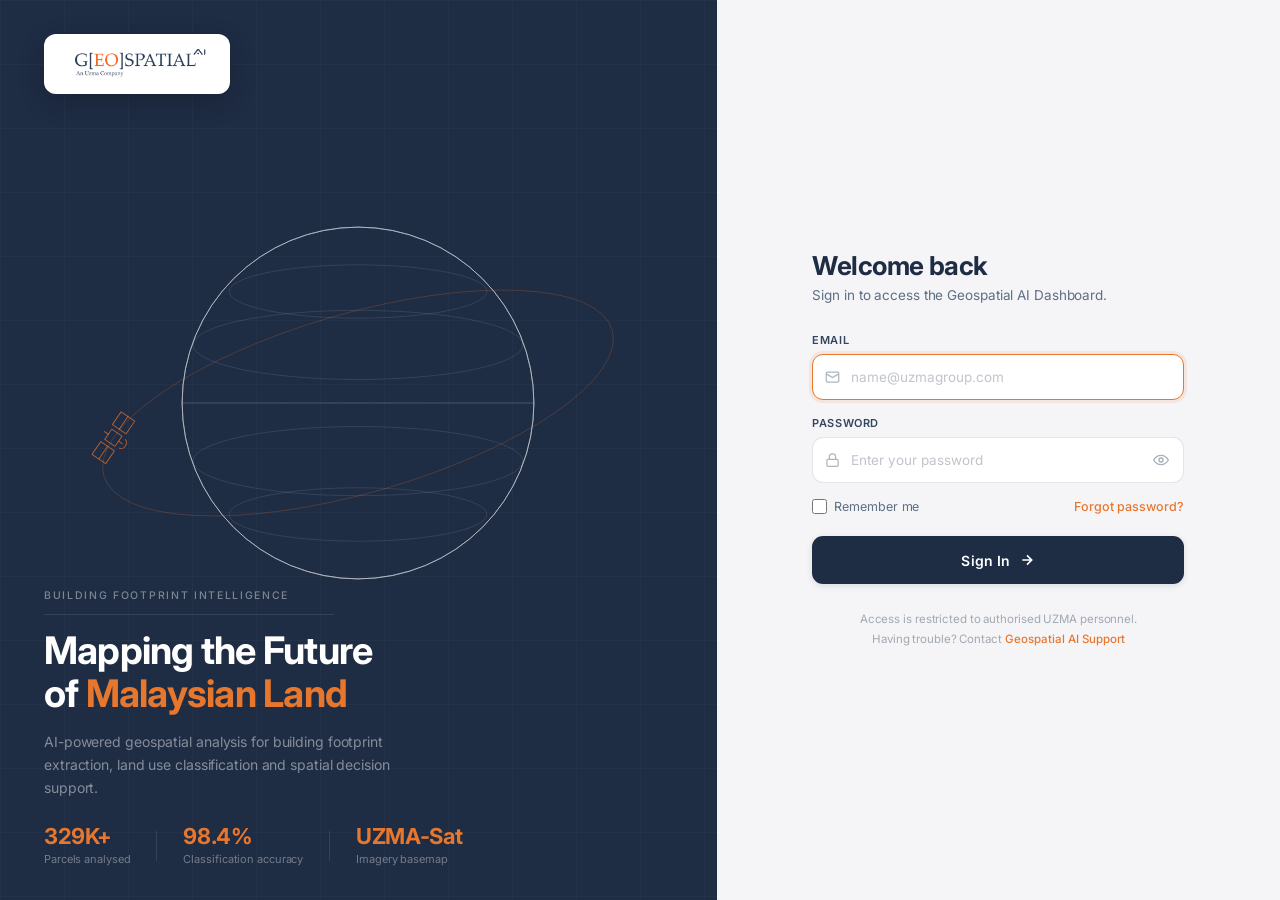
<file: login/index.html>
<!DOCTYPE html>
<html lang="en">
<head>
<meta charset="UTF-8">
<meta name="viewport" content="width=device-width, initial-scale=1.0">
<title>Geospatial AI - Land Use & Building Footprint Detection · Sign In</title>
<link rel="icon" type="image/png" href="/favicon.png">
<link rel="apple-touch-icon" href="/apple-touch-icon.png">
<link rel="preconnect" href="https://fonts.googleapis.com">
<link rel="preconnect" href="https://fonts.gstatic.com" crossorigin>
<link href="https://fonts.googleapis.com/css2?family=Inter:wght@400;500;600;700;800&display=swap" rel="stylesheet">
<style>
  :root {
    --cream: #F5F5F7;
    --orange: #E8772E;
    --orange-dark: #C75F1C;
    --orange-light: #F4A368;
    --charcoal: #34465F;
    --charcoal-light: #5E6E84;
    --charcoal-dark: #1E2C44;
    --white: #FFFFFF;
    --red: #e53935;
  }
  * { margin:0; padding:0; box-sizing:border-box; }
  body {
    font-family:-apple-system,BlinkMacSystemFont,'SF Pro Display','SF Pro Text','Inter',sans-serif;
    background:var(--cream); color:var(--charcoal); min-height:100vh; display:flex;
    -webkit-font-smoothing:antialiased; -moz-osx-font-smoothing:grayscale; letter-spacing:-0.006em;
    overflow:hidden;
  }

  /* ── LEFT / VISUAL PANEL ─────────────────────────────── */
  .visual-panel {
    width:56%; background:var(--charcoal-dark); position:relative; overflow:hidden;
    display:flex; flex-direction:column; justify-content:space-between; padding:34px 44px;
  }
  /* faint cartographic graticule — flat, no glow */
  .grid-bg {
    position:absolute; inset:0;
    background-image:
      linear-gradient(rgba(255,255,255,0.028) 1px, transparent 1px),
      linear-gradient(90deg, rgba(255,255,255,0.028) 1px, transparent 1px);
    background-size:64px 64px;
  }

  /* brand chip — mirrors .sidebar-brand in the dashboard */
  .brand-chip {
    position:relative; z-index:3; align-self:flex-start;
    background:#fff; border-radius:12px; padding:9px 16px; height:60px;
    display:flex; align-items:center; justify-content:center;
    box-shadow:0 8px 26px rgba(0,0,0,0.20);
  }
  .brand-chip img { max-width:158px; max-height:42px; object-fit:contain; display:block; }
  .brand-fallback { display:flex; align-items:center; gap:10px; }
  .brand-icon-sm { width:34px; height:34px; border-radius:8px; background:var(--orange); display:flex; align-items:center; justify-content:center; flex-shrink:0; }
  .brand-icon-sm svg { width:17px; height:17px; color:#fff; }
  .brand-texts .t1 { font-size:13px; font-weight:700; color:var(--charcoal-dark); letter-spacing:0.04em; }
  .brand-texts .t2 { font-size:9px; color:rgba(30,44,68,0.45); letter-spacing:0.1em; margin-top:2px; }

  /* ── SATELLITE / GLOBE SCENE ─────────────────────────── */
  /* Flat technical line drawing — single stroke weight, no depth, no glow. */
  .scene {
    position:absolute; top:45%; left:50%; transform:translate(-50%,-50%);
    width:min(82vh, 88%); aspect-ratio:1/1; z-index:1; pointer-events:none;
  }
  .scene svg { width:100%; height:100%; overflow:visible; }

  /* stroke widths are in viewBox units — kept sub-1 so they stay hairlines
     once the 520-unit scene is scaled up to its rendered size */
  .globe-line { fill:none; stroke:rgba(255,255,255,0.14); stroke-width:0.6; }
  .globe-rim  { fill:none; stroke:rgba(255,255,255,0.22); stroke-width:0.75; }

  /* meridians rotate in Y — orthographic projection gives a true spin */
  .meridian { transform-box:fill-box; transform-origin:center; animation:spinY 40s linear infinite; }
  .m2 { animation-delay:-5s; }  .m3 { animation-delay:-10s; }
  .m4 { animation-delay:-15s; } .m5 { animation-delay:-20s; }
  .m6 { animation-delay:-25s; } .m7 { animation-delay:-30s; } .m8 { animation-delay:-35s; }
  @keyframes spinY { from { transform:rotateY(0deg); } to { transform:rotateY(360deg); } }

  /* orbit — continuous hairline, drawn over the globe like a drafted diagram */
  .orbit { fill:none; stroke:rgba(232,119,46,0.26); stroke-width:0.75; }

  /* satellite — same hairline weight as everything else */
  .sat { stroke:rgba(232,119,46,0.72); stroke-width:0.9; fill:none; stroke-linecap:round; stroke-linejoin:round; }

  /* ── HERO COPY ───────────────────────────────────────── */
  .hero { position:relative; z-index:3; }
  .hero .eyebrow {
    display:block; color:rgba(255,255,255,0.42); font-size:10.5px; font-weight:500;
    letter-spacing:0.16em; text-transform:uppercase; margin-bottom:14px;
    padding-bottom:12px; border-bottom:1px solid rgba(255,255,255,0.10); max-width:290px;
  }

  .hero h1 { font-size:38px; font-weight:700; color:#fff; line-height:1.14; letter-spacing:-0.02em; margin-bottom:14px; }
  .hero h1 span { color:var(--orange); }
  .hero p { font-size:14px; color:rgba(255,255,255,0.46); line-height:1.65; max-width:400px; }

  .stats { position:relative; z-index:3; display:flex; align-items:center; gap:26px; margin-top:26px; }
  .stat-num { font-size:22px; font-weight:700; color:var(--orange); line-height:1; letter-spacing:-0.02em; }
  .stat-label { font-size:11px; color:rgba(255,255,255,0.38); margin-top:5px; }
  .stat-divider { width:1px; height:30px; background:rgba(255,255,255,0.10); }

  /* ── RIGHT / FORM PANEL ──────────────────────────────── */
  .form-panel {
    width:44%; display:flex; align-items:center; justify-content:center; padding:40px; position:relative;
    background:var(--cream);
  }

  .login-card { width:100%; max-width:372px; position:relative; z-index:2; }
  .mobile-logo { display:none; max-width:150px; max-height:44px; object-fit:contain; margin-bottom:26px; }
  .login-card h2 { font-size:26px; font-weight:700; color:var(--charcoal-dark); letter-spacing:-0.022em; margin-bottom:6px; }
  .login-card .sub { font-size:13.5px; color:var(--charcoal-light); margin-bottom:30px; }

  .field { margin-bottom:16px; }
  .field label { display:block; font-size:11px; font-weight:600; color:var(--charcoal); letter-spacing:0.05em; text-transform:uppercase; margin-bottom:7px; }
  .input-wrap { position:relative; }
  .input-wrap > svg { position:absolute; left:13px; top:50%; transform:translateY(-50%); width:15px; height:15px; color:var(--charcoal-light); opacity:0.5; pointer-events:none; }
  .field input {
    width:100%; height:46px; background:#fff; border:1px solid rgba(30,44,68,0.12); border-radius:11px;
    padding:0 42px 0 38px; font-family:inherit; font-size:13.5px; color:var(--charcoal-dark);
    outline:none; transition:border-color 0.2s, box-shadow 0.2s;
  }
  .field input::placeholder { color:rgba(30,44,68,0.28); }
  .field input:focus { border-color:var(--orange); box-shadow:0 0 0 3px rgba(232,119,46,0.12); }

  .toggle-pw {
    position:absolute; right:8px; top:50%; transform:translateY(-50%);
    width:30px; height:30px; border:none; background:transparent; cursor:pointer;
    display:flex; align-items:center; justify-content:center; border-radius:7px; color:var(--charcoal-light);
    opacity:0.55; transition:opacity 0.2s, background 0.2s;
  }
  .toggle-pw:hover { opacity:1; background:rgba(30,44,68,0.05); }
  .toggle-pw svg { width:16px; height:16px; }

  .row { display:flex; justify-content:space-between; align-items:center; margin:6px 0 22px; }
  .remember { display:flex; align-items:center; gap:7px; font-size:12.5px; color:var(--charcoal-light); cursor:pointer; user-select:none; }
  .remember input { width:15px; height:15px; accent-color:var(--orange); cursor:pointer; }
  .hint-link { font-size:12.5px; color:var(--orange); font-weight:500; text-decoration:none; background:none; border:none; cursor:pointer; font-family:inherit; padding:0; }
  .hint-link:hover { text-decoration:underline; }

  .btn-login {
    width:100%; height:48px; background:var(--charcoal-dark); color:#fff; border:none; border-radius:11px;
    font-family:inherit; font-size:14px; font-weight:600; letter-spacing:0.01em; cursor:pointer;
    display:flex; align-items:center; justify-content:center; gap:9px;
    transition:background 0.2s, transform 0.08s, box-shadow 0.2s;
    box-shadow:0 2px 6px rgba(30,44,68,0.12);
  }
  .btn-login:hover { background:var(--orange); box-shadow:0 2px 8px rgba(30,44,68,0.16); }
  .btn-login:active { transform:scale(0.985); }
  .btn-login svg { width:16px; height:16px; }

  .alert {
    display:none; align-items:center; gap:8px;
    background:rgba(229,57,53,0.07); border:1px solid rgba(229,57,53,0.22); border-radius:10px;
    padding:10px 13px; margin-bottom:14px; font-size:12.5px; color:#c62828;
  }
  .alert svg { width:15px; height:15px; flex-shrink:0; }
  .alert.show { display:flex; }

  .footnote { text-align:center; margin-top:26px; font-size:11.5px; color:rgba(30,44,68,0.38); line-height:1.7; }
  .footnote a, .footnote button {
    color:var(--orange); text-decoration:none; font-weight:500;
    background:none; border:none; padding:0; font-family:inherit; font-size:inherit; cursor:pointer;
  }
  .footnote button:hover { text-decoration:underline; }

  /* ── SUPPORT CONTACT MODAL ───────────────────────────── */
  .modal-overlay {
    position:fixed; inset:0; z-index:100; display:none;
    align-items:center; justify-content:center; padding:24px;
    background:rgba(30,44,68,0.45);
    -webkit-backdrop-filter:blur(6px); backdrop-filter:blur(6px);
  }
  .modal-overlay.open { display:flex; animation:fade 0.18s ease both; }

  .modal-card {
    width:100%; max-width:430px; max-height:calc(100vh - 48px); overflow-y:auto;
    background:#fff; border-radius:16px; padding:24px 24px 20px;
    box-shadow:0 24px 60px rgba(30,44,68,0.28);
    animation:rise 0.22s cubic-bezier(0.2,0.7,0.3,1) both;
  }
  .modal-head { display:flex; align-items:flex-start; gap:12px; margin-bottom:20px; }
  .modal-head h3 { font-size:17px; font-weight:700; color:var(--charcoal-dark); letter-spacing:-0.015em; }
  .modal-head p { font-size:12.5px; color:var(--charcoal-light); margin-top:3px; line-height:1.5; }
  .modal-close {
    margin-left:auto; flex-shrink:0; width:30px; height:30px; border:none; background:transparent;
    border-radius:8px; color:var(--charcoal-light); cursor:pointer;
    display:flex; align-items:center; justify-content:center; transition:background 0.15s;
  }
  .modal-close:hover { background:rgba(30,44,68,0.06); }
  .modal-close svg { width:16px; height:16px; }

  .group-label {
    font-size:10px; font-weight:600; letter-spacing:0.11em; text-transform:uppercase;
    color:rgba(30,44,68,0.35); margin:0 0 9px; padding-bottom:7px;
    border-bottom:1px solid rgba(30,44,68,0.08);
  }
  .group + .group { margin-top:20px; }

  .contact {
    display:flex; align-items:center; gap:12px; padding:10px 10px; margin:0 -10px;
    border-radius:11px; text-decoration:none; transition:background 0.15s;
  }
  .contact:hover { background:rgba(232,119,46,0.06); }
  .contact-avatar {
    width:36px; height:36px; border-radius:50%; flex-shrink:0;
    background:rgba(232,119,46,0.12); color:var(--orange-dark);
    display:flex; align-items:center; justify-content:center;
    font-size:12px; font-weight:700; letter-spacing:0.01em;
  }
  .contact-info { min-width:0; flex:1; }
  .contact-name { font-size:13.5px; font-weight:600; color:var(--charcoal-dark); }
  .contact-role { font-size:11.5px; color:var(--charcoal-light); margin-top:1px; }
  .contact-tel  { font-size:12.5px; color:var(--orange); font-weight:600; white-space:nowrap; flex-shrink:0; }

  .modal-foot {
    margin-top:20px; padding-top:14px; border-top:1px solid rgba(30,44,68,0.08);
    font-size:11.5px; color:rgba(30,44,68,0.42); text-align:center; line-height:1.6;
  }
  .modal-foot a { color:var(--orange); text-decoration:none; font-weight:500; }
  .modal-foot a:hover { text-decoration:underline; }

  @media (max-width:480px) {
    .contact { flex-wrap:wrap; }
    .contact-tel { width:100%; padding-left:48px; }
  }

  /* entrance */
  .visual-panel { animation:fade 0.5s ease both; }
  .form-panel   { animation:fade 0.5s ease 0.1s both; }
  .login-card   { animation:rise 0.45s cubic-bezier(0.2,0.7,0.3,1) 0.18s both; }
  @keyframes fade { from{opacity:0} to{opacity:1} }
  @keyframes rise { from{opacity:0; transform:translateY(16px)} to{opacity:1; transform:translateY(0)} }
  @keyframes shake { 0%,100%{transform:translateX(0)} 20%{transform:translateX(-7px)} 40%{transform:translateX(7px)} 60%{transform:translateX(-5px)} 80%{transform:translateX(5px)} }
  @keyframes spin { from{transform:rotate(0)} to{transform:rotate(360deg)} }

  /* ── RESPONSIVE ──────────────────────────────────────── */
  @media (max-width:1024px) {
    .visual-panel { width:48%; padding:28px 32px; }
    .form-panel { width:52%; }
    .hero h1 { font-size:30px; }
    .stats { gap:18px; }
  }
  @media (max-width:860px) {
    body { overflow:auto; }
    .visual-panel { display:none; }
    .form-panel { width:100%; min-height:100vh; }
    .mobile-logo { display:block; }
  }
  @media (prefers-reduced-motion: reduce) {
    *, *::before, *::after { animation-duration:0.01ms !important; animation-iteration-count:1 !important; }
  }
</style>
</head>
<body>

<!-- ══ LEFT: BRAND + SATELLITE SCENE ══════════════════════ -->
<div class="visual-panel">
  <div class="grid-bg"></div>

  <!-- Satellite orbiting a wireframe globe -->
  <div class="scene" aria-hidden="true">
    <svg viewBox="0 0 520 520">
      <defs>
        <!-- orbit path: ellipse rx218/ry74 tilted -16°, sized to hug the globe -->
        <path id="orbit-path"
              d="M50.45,320.09 A218,74 -16 1,1 469.56,199.91 A218,74 -16 1,1 50.45,320.09" />
      </defs>

      <!-- GLOBE — graticule only, no fill -->
      <circle class="globe-rim" cx="260" cy="260" r="145" />

      <!-- latitudes -->
      <ellipse class="globe-line" cx="260" cy="260"   rx="145"   ry="0.4" />
      <ellipse class="globe-line" cx="260" cy="212.1" rx="135.9" ry="28.5" />
      <ellipse class="globe-line" cx="260" cy="307.9" rx="135.9" ry="28.5" />
      <ellipse class="globe-line" cx="260" cy="168.1" rx="106.2" ry="22" />
      <ellipse class="globe-line" cx="260" cy="351.9" rx="106.2" ry="22" />

      <!-- meridians (spin in Y) -->
      <ellipse class="globe-line meridian"    cx="260" cy="260" rx="145" ry="145" />
      <ellipse class="globe-line meridian m2" cx="260" cy="260" rx="145" ry="145" />
      <ellipse class="globe-line meridian m3" cx="260" cy="260" rx="145" ry="145" />
      <ellipse class="globe-line meridian m4" cx="260" cy="260" rx="145" ry="145" />
      <ellipse class="globe-line meridian m5" cx="260" cy="260" rx="145" ry="145" />
      <ellipse class="globe-line meridian m6" cx="260" cy="260" rx="145" ry="145" />
      <ellipse class="globe-line meridian m7" cx="260" cy="260" rx="145" ry="145" />
      <ellipse class="globe-line meridian m8" cx="260" cy="260" rx="145" ry="145" />

      <!-- orbit ring — same geometry as the motion path -->
      <use class="orbit" href="#orbit-path" xlink:href="#orbit-path" />

      <!-- SATELLITE -->
      <g>
        <animateMotion dur="30s" repeatCount="indefinite" rotate="auto">
          <mpath href="#orbit-path" xlink:href="#orbit-path" />
        </animateMotion>
        <!-- drawn around local origin so it rides the path -->
        <g transform="scale(0.85)">
          <!-- solar panels -->
          <rect class="sat" x="-25" y="-8"  width="15" height="16" />
          <line class="sat" x1="-25" y1="0" x2="-10" y2="0" />
          <rect class="sat" x="10"  y="-8"  width="15" height="16" />
          <line class="sat" x1="10"  y1="0" x2="25"  y2="0" />
          <!-- body -->
          <rect class="sat" x="-6" y="-6" width="12" height="12" />
          <!-- dish + antenna -->
          <line class="sat" x1="0" y1="6" x2="0" y2="10.5" />
          <path class="sat" d="M-5 10.5 A 5 3.6 0 0 0 5 10.5" />
          <line class="sat" x1="0" y1="-6" x2="0" y2="-10.5" />
        </g>
      </g>
    </svg>
  </div>

  <!-- BRAND -->
  <div class="brand-chip">
    <img src="/GeoAILogo.png" alt="UZMA Geospatial AI"
         onerror="this.style.display='none'; this.nextElementSibling.style.display='flex';" />
    <div class="brand-fallback" style="display:none;">
      <div class="brand-icon-sm">
        <svg viewBox="0 0 24 24" fill="none" stroke="currentColor" stroke-width="2"><path d="M21 10c0 7-9 13-9 13s-9-6-9-13a9 9 0 0118 0z"/><circle cx="12" cy="10" r="3"/></svg>
      </div>
      <div class="brand-texts">
        <div class="t1">UZMA BERHAD</div>
        <div class="t2">Geospatial AI</div>
      </div>
    </div>
  </div>

  <!-- HERO -->
  <div>
    <div class="hero">
      <span class="eyebrow">Building Footprint Intelligence</span>
      <h1>Mapping the Future<br>of <span>Malaysian Land</span></h1>
      <p>AI-powered geospatial analysis for building footprint extraction, land use classification and spatial decision support.</p>
    </div>
    <div class="stats">
      <div>
        <div class="stat-num">329K+</div>
        <div class="stat-label">Parcels analysed</div>
      </div>
      <div class="stat-divider"></div>
      <div>
        <div class="stat-num">98.4%</div>
        <div class="stat-label">Classification accuracy</div>
      </div>
      <div class="stat-divider"></div>
      <div>
        <div class="stat-num">UZMA-Sat</div>
        <div class="stat-label">Imagery basemap</div>
      </div>
    </div>
  </div>
</div>

<!-- ══ RIGHT: LOGIN FORM ══════════════════════════════════ -->
<div class="form-panel">
  <div class="login-card">
    <img src="/GeoAILogo.png" alt="UZMA Geospatial AI" class="mobile-logo" onerror="this.style.display='none';" />
    <h2>Welcome back</h2>
    <div class="sub">Sign in to access the Geospatial AI Dashboard.</div>

    <div class="alert" id="alert">
      <svg viewBox="0 0 24 24" fill="none" stroke="currentColor" stroke-width="2"><circle cx="12" cy="12" r="10"/><line x1="12" y1="8" x2="12" y2="12"/><line x1="12" y1="16" x2="12.01" y2="16"/></svg>
      <span id="alert-text"></span>
    </div>

    <form id="login-form" autocomplete="on" novalidate>
      <div class="field">
        <label for="inp-user">Email</label>
        <div class="input-wrap">
          <svg viewBox="0 0 24 24" fill="none" stroke="currentColor" stroke-width="2"><rect x="2" y="4" width="20" height="16" rx="2"/><path d="M2 7l10 6 10-6"/></svg>
          <input id="inp-user" name="email" type="email" placeholder="name@uzmagroup.com" autocomplete="username" />
        </div>
      </div>

      <div class="field">
        <label for="inp-pass">Password</label>
        <div class="input-wrap">
          <svg viewBox="0 0 24 24" fill="none" stroke="currentColor" stroke-width="2"><rect x="3" y="11" width="18" height="11" rx="2"/><path d="M7 11V7a5 5 0 0110 0v4"/></svg>
          <input id="inp-pass" name="password" type="password" placeholder="Enter your password" autocomplete="current-password" />
          <button type="button" class="toggle-pw" id="toggle-pw" aria-label="Show password">
            <svg id="eye-icon" viewBox="0 0 24 24" fill="none" stroke="currentColor" stroke-width="2"><path d="M1 12s4-7 11-7 11 7 11 7-4 7-11 7-11-7-11-7z"/><circle cx="12" cy="12" r="3"/></svg>
          </button>
        </div>
      </div>

      <div class="row">
        <label class="remember"><input type="checkbox" id="inp-remember" /> Remember me</label>
        <button type="button" class="hint-link" id="btn-hint">Forgot password?</button>
      </div>

      <button type="submit" class="btn-login" id="btn-signin">
        Sign In
        <svg viewBox="0 0 24 24" fill="none" stroke="currentColor" stroke-width="2.5"><path d="M5 12h14M12 5l7 7-7 7"/></svg>
      </button>
    </form>

    <div class="footnote">
      Access is restricted to authorised UZMA personnel.<br>
      Having trouble? Contact <button type="button" id="btn-support">Geospatial AI Support</button>
    </div>
  </div>
</div>

<!-- ══ SUPPORT CONTACTS ═══════════════════════════════════ -->
<div class="modal-overlay" id="support-modal" role="dialog" aria-modal="true" aria-labelledby="support-title">
  <div class="modal-card">
    <div class="modal-head">
      <div>
        <h3 id="support-title">Geospatial AI Support</h3>
        <p>Reach the right person directly — tap a name to call.</p>
      </div>
      <button type="button" class="modal-close" id="support-close" aria-label="Close">
        <svg viewBox="0 0 24 24" fill="none" stroke="currentColor" stroke-width="2"><line x1="18" y1="6" x2="6" y2="18"/><line x1="6" y1="6" x2="18" y2="18"/></svg>
      </button>
    </div>

    <div class="group">
      <div class="group-label">Business Development</div>

      <a class="contact" href="tel:+60176670864">
        <div class="contact-avatar">AS</div>
        <div class="contact-info">
          <div class="contact-name">Ather Sulaiman</div>
          <div class="contact-role">Drone Ops · InSAR · Agri</div>
        </div>
        <div class="contact-tel">017-6670864</div>
      </a>

      <a class="contact" href="tel:+60193642448">
        <div class="contact-avatar">MD</div>
        <div class="contact-info">
          <div class="contact-name">Mohammad Danial Aqmar</div>
          <div class="contact-role">Uzma Space &amp; Defence</div>
        </div>
        <div class="contact-tel">019-3642448</div>
      </a>

      <a class="contact" href="tel:+601156770921">
        <div class="contact-avatar">AA</div>
        <div class="contact-info">
          <div class="contact-name">Arief Syazni Azhar</div>
          <div class="contact-role">Urban Planning</div>
        </div>
        <div class="contact-tel">011-56770921</div>
      </a>
    </div>

    <div class="group">
      <div class="group-label">Solution Architect</div>

      <a class="contact" href="tel:+60175255512">
        <div class="contact-avatar">MH</div>
        <div class="contact-info">
          <div class="contact-name">Muhammad Hanis Rashidan</div>
          <div class="contact-role">Solution Architect</div>
        </div>
        <div class="contact-tel">017-5255512</div>
      </a>
    </div>

    <div class="modal-foot">
      Or email <a href="mailto:geospatial.ai@uzmagroup.com">geospatial.ai@uzmagroup.com</a>
    </div>
  </div>
</div>

<script>
  /* ── Demo credential (single account) ───────────────────
     The password is stored as a salted SHA-256 digest so the plaintext is
     not sitting in the page source or the repo.

     This is OBFUSCATION, NOT SECURITY. The check runs in the browser, so it
     is bypassable regardless of how the password is stored — see the note in
     README.md. Do not put anything confidential behind it.

     To rotate, recompute the digest and replace PASS_HASH below:
       printf '%s' 'uzma-geoai::NEW_PASSWORD' | sha256sum
     ────────────────────────────────────────────────────── */
  const ACCOUNT = {
    email: 'geospatial.ai@uzmagroup.com',
    name:  'Geospatial AI',
    role:  'Admin'
  };
  const PASS_SALT = 'uzma-geoai::';
  const PASS_HASH = '6c8dba5e30fb6f92f63c81706568229c5f0fe2b164736bc01b1f248fd17e8977';
  /* ─────────────────────────────────────────────────────── */

  async function sha256Hex(text) {
    const bytes = new TextEncoder().encode(text);
    const digest = await crypto.subtle.digest('SHA-256', bytes);
    return Array.from(new Uint8Array(digest))
      .map(b => b.toString(16).padStart(2, '0')).join('');
  }

  const $ = id => document.getElementById(id);
  const form = $('login-form');
  const alertBox = $('alert'), alertText = $('alert-text');

  // Prefill remembered email
  try {
    const saved = localStorage.getItem('uzma_remember_email');
    if (saved) { $('inp-user').value = saved; $('inp-remember').checked = true; }
  } catch (e) {}

  function showError(msg) {
    alertText.textContent = msg;
    alertBox.classList.add('show');
    const card = document.querySelector('.login-card');
    card.style.animation = 'shake 0.38s ease';
    setTimeout(() => card.style.animation = '', 400);
  }

  function clearError() { alertBox.classList.remove('show'); }

  form.addEventListener('submit', async function (e) {
    e.preventDefault();
    clearError();

    const email = $('inp-user').value.trim();
    const pass  = $('inp-pass').value;

    if (!email || !pass) { showError('Please enter your email and password.'); return; }

    // Fail closed if the digest is malformed (e.g. a bad deploy-time substitution)
    if (!/^[0-9a-f]{64}$/.test(PASS_HASH)) {
      showError('Sign-in is not configured for this deployment. Please contact support.');
      return;
    }

    // crypto.subtle needs a secure context (https:// or localhost).
    // Serving over plain http:// on a LAN address will land here.
    if (!window.crypto || !crypto.subtle) {
      showError('This page must be served over HTTPS or localhost to sign in.');
      return;
    }

    let entered;
    try {
      entered = await sha256Hex(PASS_SALT + pass);
    } catch (err) {
      showError('Unable to verify credentials in this browser.');
      return;
    }

    if (email.toLowerCase() !== ACCOUNT.email.toLowerCase() || entered !== PASS_HASH) {
      showError('Incorrect email or password. Please try again.');
      $('inp-pass').value = '';
      $('inp-pass').focus();
      return;
    }

    // Remember email preference
    try {
      if ($('inp-remember').checked) localStorage.setItem('uzma_remember_email', email);
      else localStorage.removeItem('uzma_remember_email');
    } catch (err) {}

    // Session flag read by index.html
    try {
      sessionStorage.setItem('uzma_auth', '1');
      sessionStorage.setItem('uzma_user', ACCOUNT.name);
      sessionStorage.setItem('uzma_role', ACCOUNT.role);
      sessionStorage.setItem('uzma_email', ACCOUNT.email);
    } catch (err) {}

    const btn = $('btn-signin');
    btn.innerHTML = '<svg viewBox="0 0 24 24" fill="none" stroke="currentColor" stroke-width="2.5" style="animation:spin 0.8s linear infinite"><path d="M21 12a9 9 0 11-6.219-8.56"/></svg> Signing in…';
    btn.disabled = true;
    btn.style.pointerEvents = 'none';

    setTimeout(() => { window.location.replace('/'); }, 750);
  });

  ['inp-user', 'inp-pass'].forEach(id => $(id).addEventListener('input', clearError));

  // Show / hide password
  $('toggle-pw').addEventListener('click', () => {
    const inp = $('inp-pass'), btn = $('toggle-pw');
    const show = inp.type === 'password';
    inp.type = show ? 'text' : 'password';
    btn.setAttribute('aria-label', show ? 'Hide password' : 'Show password');
    $('eye-icon').innerHTML = show
      ? '<path d="M17.94 17.94A10.07 10.07 0 0112 20c-7 0-11-8-11-8a18.45 18.45 0 015.06-5.94M9.9 4.24A9.12 9.12 0 0112 4c7 0 11 8 11 8a18.5 18.5 0 01-2.16 3.19m-6.72-1.07a3 3 0 11-4.24-4.24"/><line x1="1" y1="1" x2="23" y2="23"/>'
      : '<path d="M1 12s4-7 11-7 11 7 11 7-4 7-11 7-11-7-11-7z"/><circle cx="12" cy="12" r="3"/>';
    inp.focus();
  });

  // ── Support contacts modal ──────────────────────────────
  const supportModal = $('support-modal');

  function openSupport() {
    supportModal.classList.add('open');
    $('support-close').focus();
  }
  function closeSupport() {
    supportModal.classList.remove('open');
    $('btn-support').focus();
  }

  $('btn-support').addEventListener('click', openSupport);
  $('support-close').addEventListener('click', closeSupport);
  supportModal.addEventListener('click', e => { if (e.target === supportModal) closeSupport(); });
  document.addEventListener('keydown', e => {
    if (e.key === 'Escape' && supportModal.classList.contains('open')) closeSupport();
  });

  // Also reachable from the "Forgot password?" hint
  $('btn-hint').addEventListener('click', openSupport);

  $('inp-user').focus();
</script>

</body>
</html>
</file>
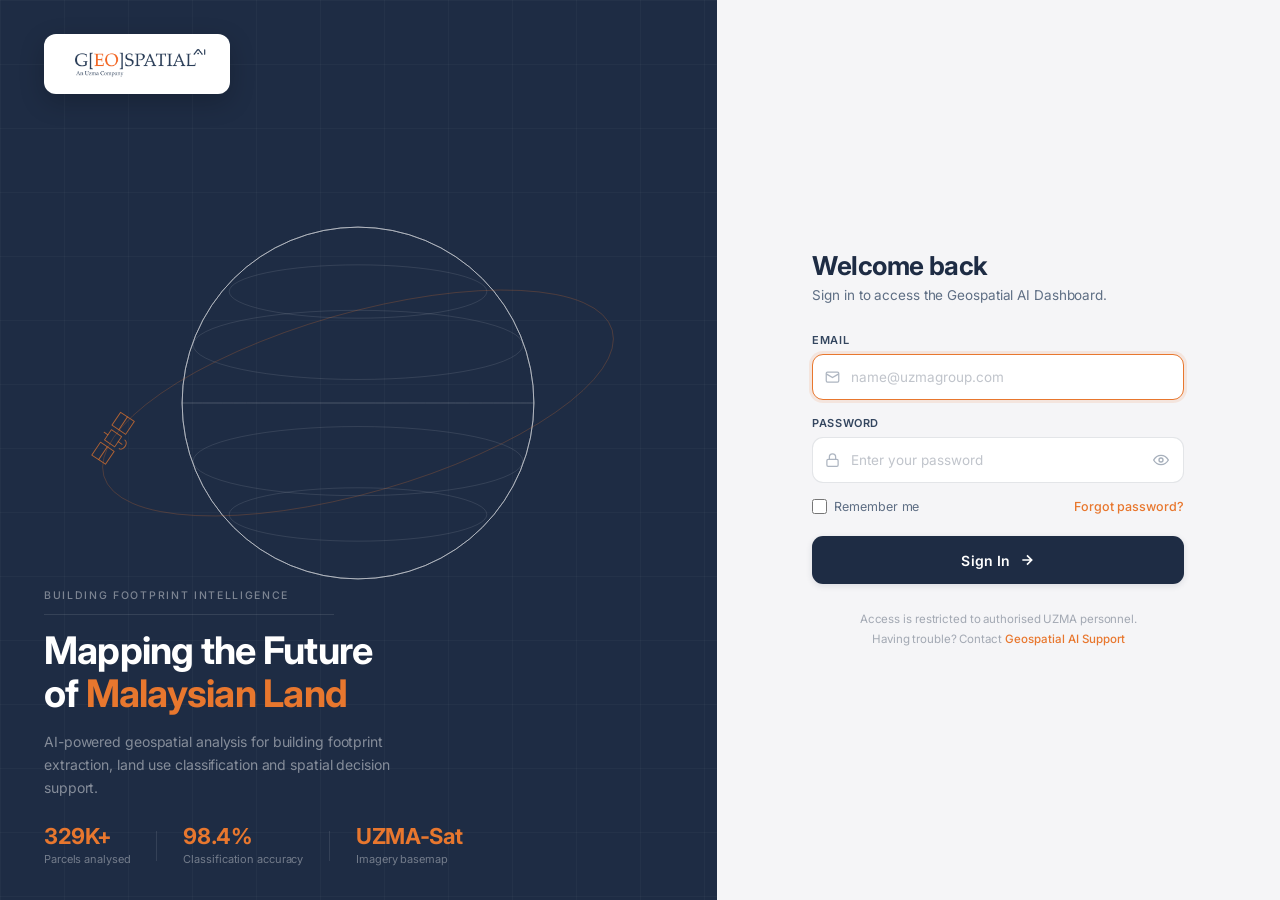
<file: login.html>
<!DOCTYPE html>
<html lang="en">
<head>
<meta charset="UTF-8">
<meta name="robots" content="noindex">
<title>Geospatial AI</title>
<!-- Moved to /login/. Kept so old links and bookmarks still work. -->
<script>location.replace('/login/' + location.search + location.hash);</script>
<meta http-equiv="refresh" content="0; url=/login/">
</head>
<body></body>
</html>
</file>
